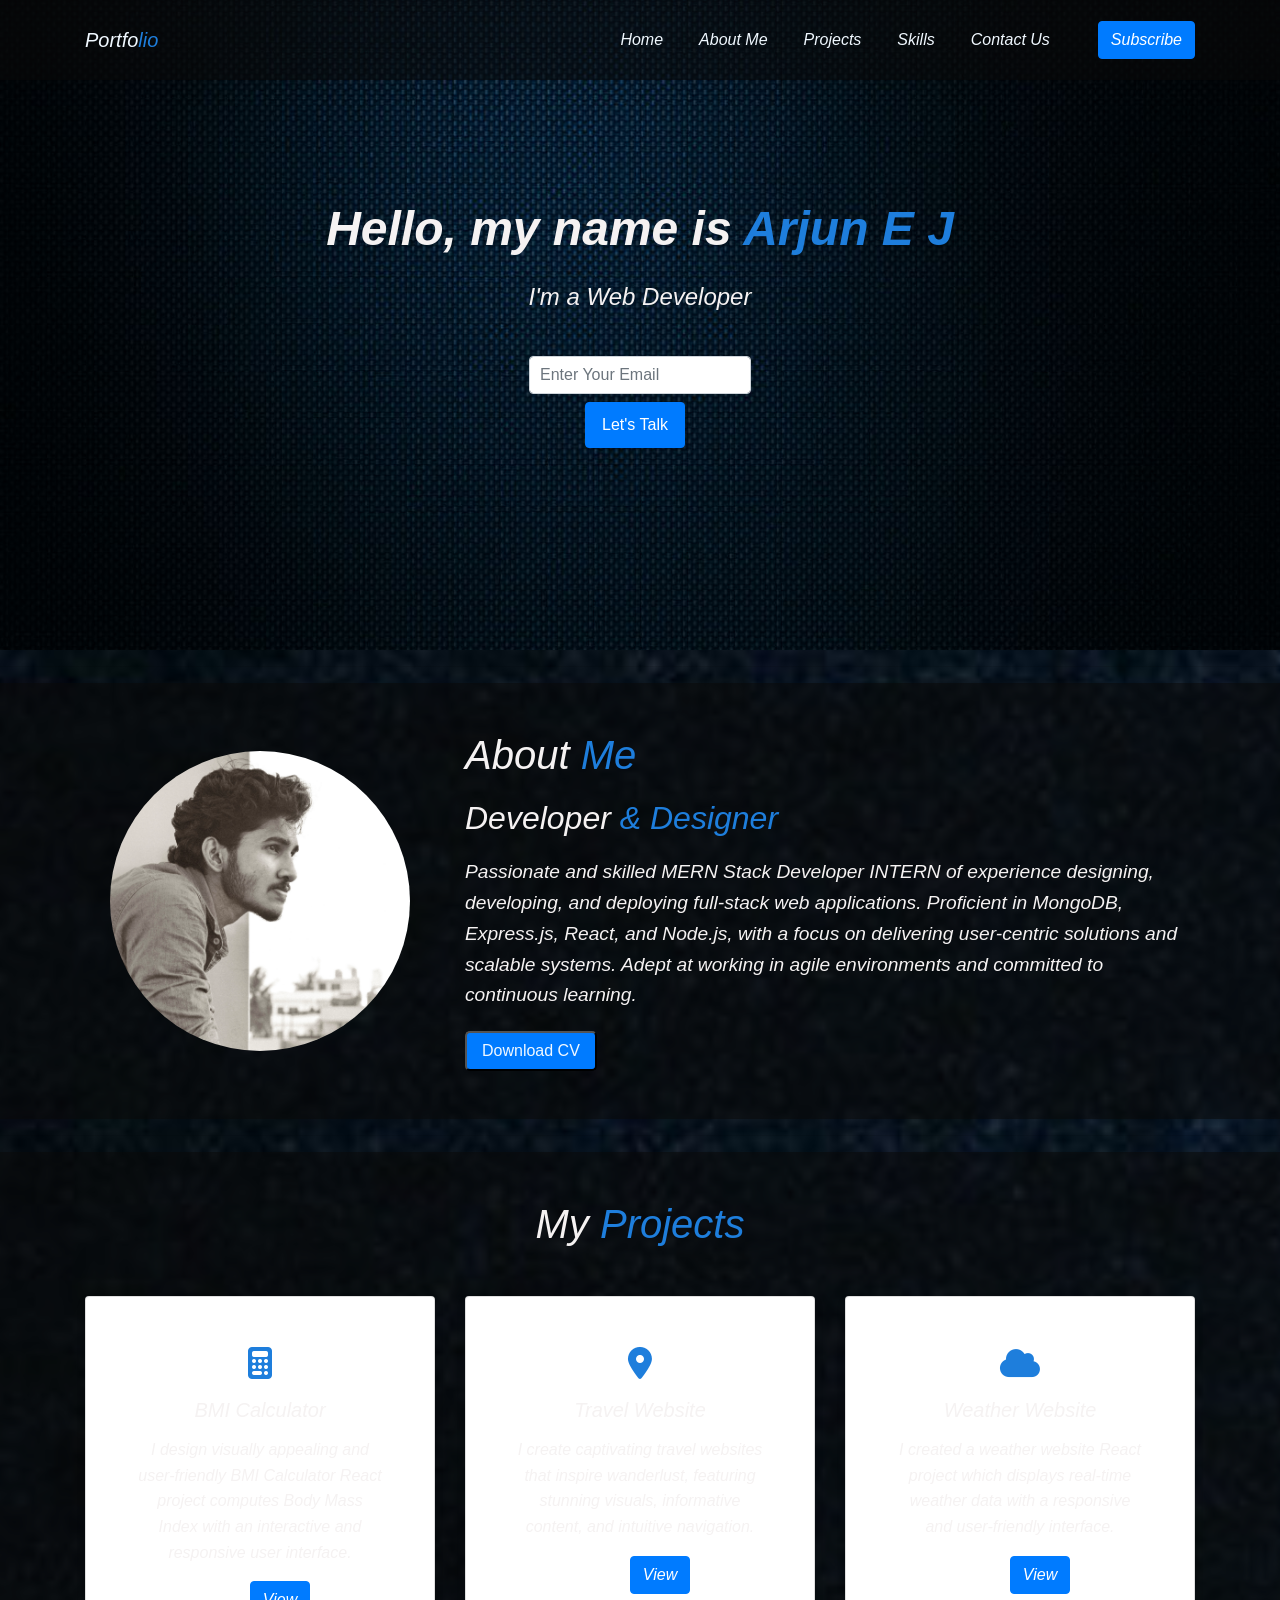
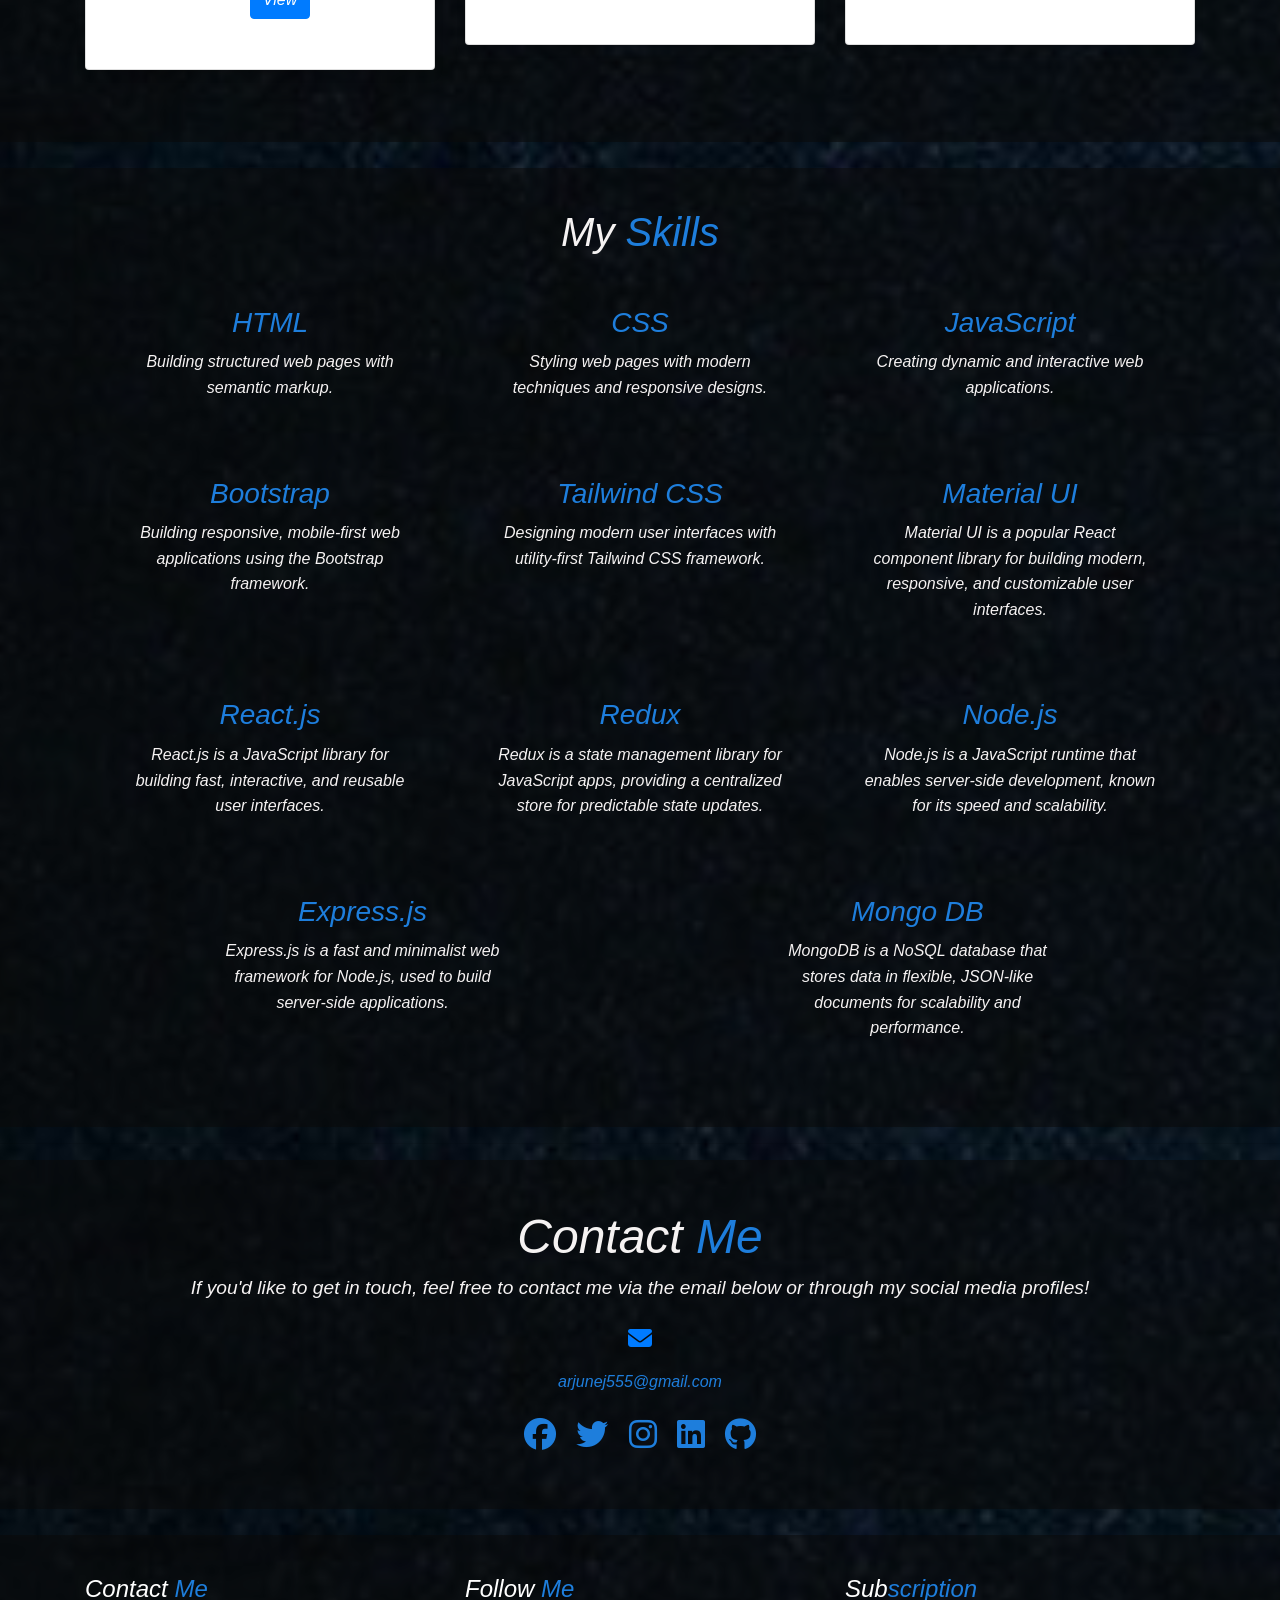
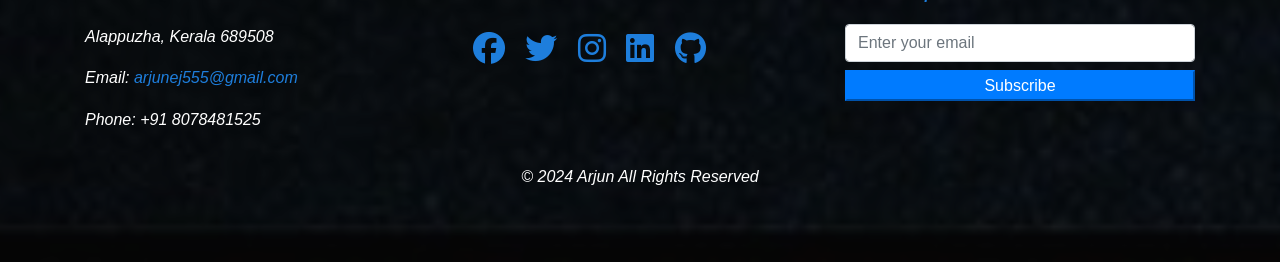
<file: index.html>
<!DOCTYPE html>
<html lang="en">
<head>
    <meta charset="UTF-8">
    <meta name="viewport" content="width=device-width, initial-scale=1.0">
    <title>Portfolio</title>
    <link rel="stylesheet" href="https://cdnjs.cloudflare.com/ajax/libs/font-awesome/6.6.0/css/all.min.css" integrity="sha512-Kc323vGBEqzTmouAECnVceyQqyqdsSiqLQISBL29aUW4U/M7pSPA/gEUZQqv1cwx4OnYxTxve5UMg5GT6L4JJg==" crossorigin="anonymous" referrerpolicy="no-referrer" />
    <link href="https://stackpath.bootstrapcdn.com/bootstrap/4.5.2/css/bootstrap.min.css" rel="stylesheet">
    <link rel="icon" href="https://clipart-library.com/2023/computer-icons-portfolio-portfolio.jpg">
    <link rel="stylesheet" href="style.css">
</head>
<body>
    <header class="header">
        <nav class="navbar navbar-expand-lg navbar-light">
            <div class="container">
                <a style="color: aliceblue;" class="navbar-brand" href="#">Portfo<span class="highlight">lio</span></a>
                <button class="navbar-toggler" type="button" data-toggle="collapse" data-target="#navbarNav" aria-controls="navbarNav" aria-expanded="false" aria-label="Toggle navigation">
                    <span class="navbar-toggler-icon"></span>
                </button>
                <div class="collapse navbar-collapse" id="navbarNav">
                    <ul class="navbar-nav ml-auto">
                        <li class="nav-item"><a style="color: aliceblue;" class="nav-link" href="#header">Home</a></li>
                        <li class="nav-item"><a style="color: aliceblue;" class="nav-link" href="#about">About Me</a></li>
                        <li class="nav-item"><a style="color: aliceblue;" class="nav-link" href="#text">Projects</a></li>
                        <li class="nav-item"><a style="color: aliceblue;" class="nav-link" href="#skills">Skills</a></li>
                        <li class="nav-item"><a style="color: aliceblue;" class="nav-link" href="#contact">Contact Us</a></li>
                    </ul>
                </div>
                <a href="#subscription" class="btn btn-primary subscribe-btn">Subscribe</a>
            </div>
        </nav>
        <div id="header">
        <div class="intro-text text-center">
            <h1>Hello, my name is <span class="highlight">Arjun E J</span></h1>
            <p>I'm a Web Developer</p>
            <form class="email-form d-inline-block">
                <input type="email" class="form-control" placeholder="Enter Your Email">
                <button id="talk-btn" type="submit" class="btn btn-primary mt-2 px-3">Let's Talk</button>
            </form>
        </div>
    </div>
    </header>
<hr>
    <section class="about-section py-5">
        <div id="about">
        <div class="container">
            <div class="row align-items-center">
                <div class="col-md-4 text-center">
                    <img src="./images/IMG_8486.JPG" class="img-fluid rounded-circle" alt="Arjun E J">
                </div>
                <div class="col-md-8">
                    <h2>About <span style="color: #1e7edc;">Me</span></h2>
                    <h3>Developer <span class="highlight">& Designer</span></h3>
                    <p>Passionate and skilled MERN Stack Developer INTERN of experience designing, developing, and deploying full-stack web applications. Proficient in MongoDB, Express.js, React, and Node.js, with a focus on delivering user-centric solutions and scalable systems. Adept at working in agile environments and committed to continuous learning.  </p>
                   <button class="btn-3"><a style="color: aliceblue;" href="images/ARJUN E J.pdf" >Download CV</a> </button> 
                </div>
            </div>
        </div>
    </div>
    </section>
<hr>
    <section id="services" class="py-5">
        <div id="text" class="text-center mb-5">
            <h1 id="projects-h2">My <span style="color: #1e7edc;">Projects</span></h1>
        </div>

        <div class="container">
            <div class="row">
                <div class="col-md-4 col-sm-6 mb-4">
                    <div class="card text-center service-card">
                        <div class="card-body">
                            <div class="icon mb-3">
                                <i id="bowl" class="fa-solid fa-calculator fa-2x"></i>
                            </div>
                            <h5 class="card-title">BMI Calculator</h5>
                            <p class="card-text">I design visually appealing and user-friendly  BMI Calculator React project computes Body Mass Index with an interactive and responsive user interface.</p>
                            <a href="https://ejarjun.github.io/bmi_calcul/" class="btn btn-primary">View</a>
                        </div>
                    </div>
                </div>

                <div class="col-md-4 col-sm-6 mb-4">
                    <div class="card text-center service-card">
                        <div class="card-body">
                            <div class="icon mb-3">
                                <i class="fa-solid fa-location-dot fa-2x"></i>                            </div>
                            <h5 class="card-title">Travel Website</h5>
                            <p class="card-text">I create captivating travel websites that inspire wanderlust, featuring stunning visuals, informative content, and intuitive navigation.</p>
                            <a href="https://ejarjun.github.io/asmnt3/" class="btn btn-primary">View</a>
                        </div>
                    </div>
                </div>

                <div class="col-md-4 col-sm-6 mb-4">
                    <div class="card text-center service-card">
                        <div class="card-body">
                            <div class="icon mb-3">
                                <i class="fa-solid fa-cloud fa-2x"></i>                            </div>
                            <h5 class="card-title">Weather Website</h5>
                            <p class="card-text">I created a weather website React project which displays real-time weather data with a responsive and user-friendly interface.</p>
                            <a href="https://ejarjun.github.io/weather/" class="btn btn-primary">View</a>
                        </div>
                    </div>
                </div>
            </div>
        </div>
    </section>
<br>



<section id="skills" class="skills-section">
    <div class="container">
        <h1>My <span style="color: #1e7edc;">Skills</span></h1>
        <div class="skills-grid">
            <div class="skill">
                <h3>HTML</h3>
                <p>Building structured web pages with semantic markup.</p>
            </div>
            <div class="skill">
                <h3>CSS</h3>
                <p>Styling web pages with modern techniques and responsive designs.</p>
            </div>
            <div class="skill">
                <h3>JavaScript</h3>
                <p>Creating dynamic and interactive web applications.</p>
            </div>
            <div class="skill">
                <h3>Bootstrap</h3>
                <p>Building responsive, mobile-first web applications using the Bootstrap framework.</p>
            </div>
            <div class="skill">
                <h3>Tailwind CSS</h3>
                <p>Designing modern user interfaces with utility-first Tailwind CSS framework.</p>
            </div>
            <div class="skill">
                <h3>Material UI</h3>
                <p>Material UI is a popular React component library for building modern, responsive, and customizable user interfaces.</p>
            </div>
            <div class="skill">
                <h3>React.js</h3>
                <p>React.js is a JavaScript library for building fast, interactive, and reusable user interfaces.</p>
            </div>
            <div class="skill">
                <h3>Redux</h3>
                <p>Redux is a state management library for JavaScript apps, providing a centralized store for predictable state updates.</p>
            </div>
            <div class="skill">
                <h3>Node.js</h3>
                <p>Node.js is a JavaScript runtime that enables server-side development, known for its speed and scalability.</p>
            </div>
            <div class="skill">
                <h3>Express.js</h3>
                <p>Express.js is a fast and minimalist web framework for Node.js, used to build server-side applications.</p>
            </div>
            <div class="skill">
                <h3>Mongo DB</h3>
                <p>MongoDB is a NoSQL database that stores data in flexible, JSON-like documents for scalability and performance.</p>
            </div>
          

        </div>
    </div>
</section>
<hr>
    <section class="contact-section py-5">
        <div id="contact">
        <div class="container text-center">
            <h1>Contact <span style="color: #1e7edc;">Me</span></h1>
            <p>If you'd like to get in touch, feel free to contact me via the email below or through my social media profiles!</p>

            <div class="contact-info">
                <a href="mailto:arjunej555@gmail.com" class="contact-link d-block">
                    <i class="fas fa-envelope "></i><a id="mail2" href="mailto:arjunej555@gmail.com">arjunej555@gmail.com</a>
                </a>
                <div class="social-media mt-3">
                    <a href="#" class="mx-2" target="_blank"><i class="fab fa-facebook"></i></a>
                    <a href="#" class="mx-2" target="_blank"><i class="fab fa-twitter"></i></a>
                    <a href="#" class="mx-2" target="_blank"><i class="fab fa-instagram"></i></a>
                    <a href="https://www.linkedin.com/feed/?trk=guest_homepage-basic_google-one-tap-submit" class="mx-2" target="_blank"><i class="fab fa-linkedin"></i></a>
                    <a href="https://github.com/dashboard" class="mx-2" target="_blank"><i class="fa-brands fa-github"></i></i></a>

                </div>
            </div>
        </div>
    </div>
    </section>
    <br>

    <footer class="footer">
        <div class="container">
            <div class="row text-center text-md-left">
                <div id="contact div" class="col-md-4">
                    <h3 st>Contact <span style="color: #1e7edc;">Me</span></h1>
                    <p>Alappuzha, Kerala 689508</p>
                    <p>Email: <a id="mail1" href="mailto:arjunej555@gmail.com">arjunej555@gmail.com</a></p>
                    <p>Phone: +91 8078481525</p>
                </div>

                <div class="col-md-4">
                    <h3>Follow <span style="color: #1e7edc;">Me</span></h3>
                    <div class="social-icons">
                        <a href="#" class="mx-2" target="_blank"><i class="fab fa-facebook"></i></a>
                        <a href="#" class="mx-2" target="_blank"><i class="fab fa-twitter"></i></a>
                        <a href="#" class="mx-2" target="_blank"><i class="fab fa-instagram"></i></a>
                        <a href="https://www.linkedin.com/feed/?trk=guest_homepage-basic_google-one-tap-submit" class="mx-2" target="_blank"><i class="fab fa-linkedin"></i></a>
                        <a href="https://github.com/dashboard" class="mx-2" target="_blank"><i class="fa-brands fa-github"></i></i></a>

                    </div>
                </div>

                <div id="subscription" class="col-md-4">
                    <h3>Sub<span style="color: #1e7edc;">scription</span></h3>
                    <form>
                        <input type="email" class="form-control mb-2" placeholder="Enter your email" required>
                        <button id="button-1" type="submit" class="btn-1 btn-primary btn-block">Subscribe</button>
                    </form>
                </div>
            </div>

            <div class="text-center py-3">
                <p>&copy; 2024 Arjun All Rights Reserved</p>
            </div>
        </div>
    </footer>

</body>
</html>
</file>
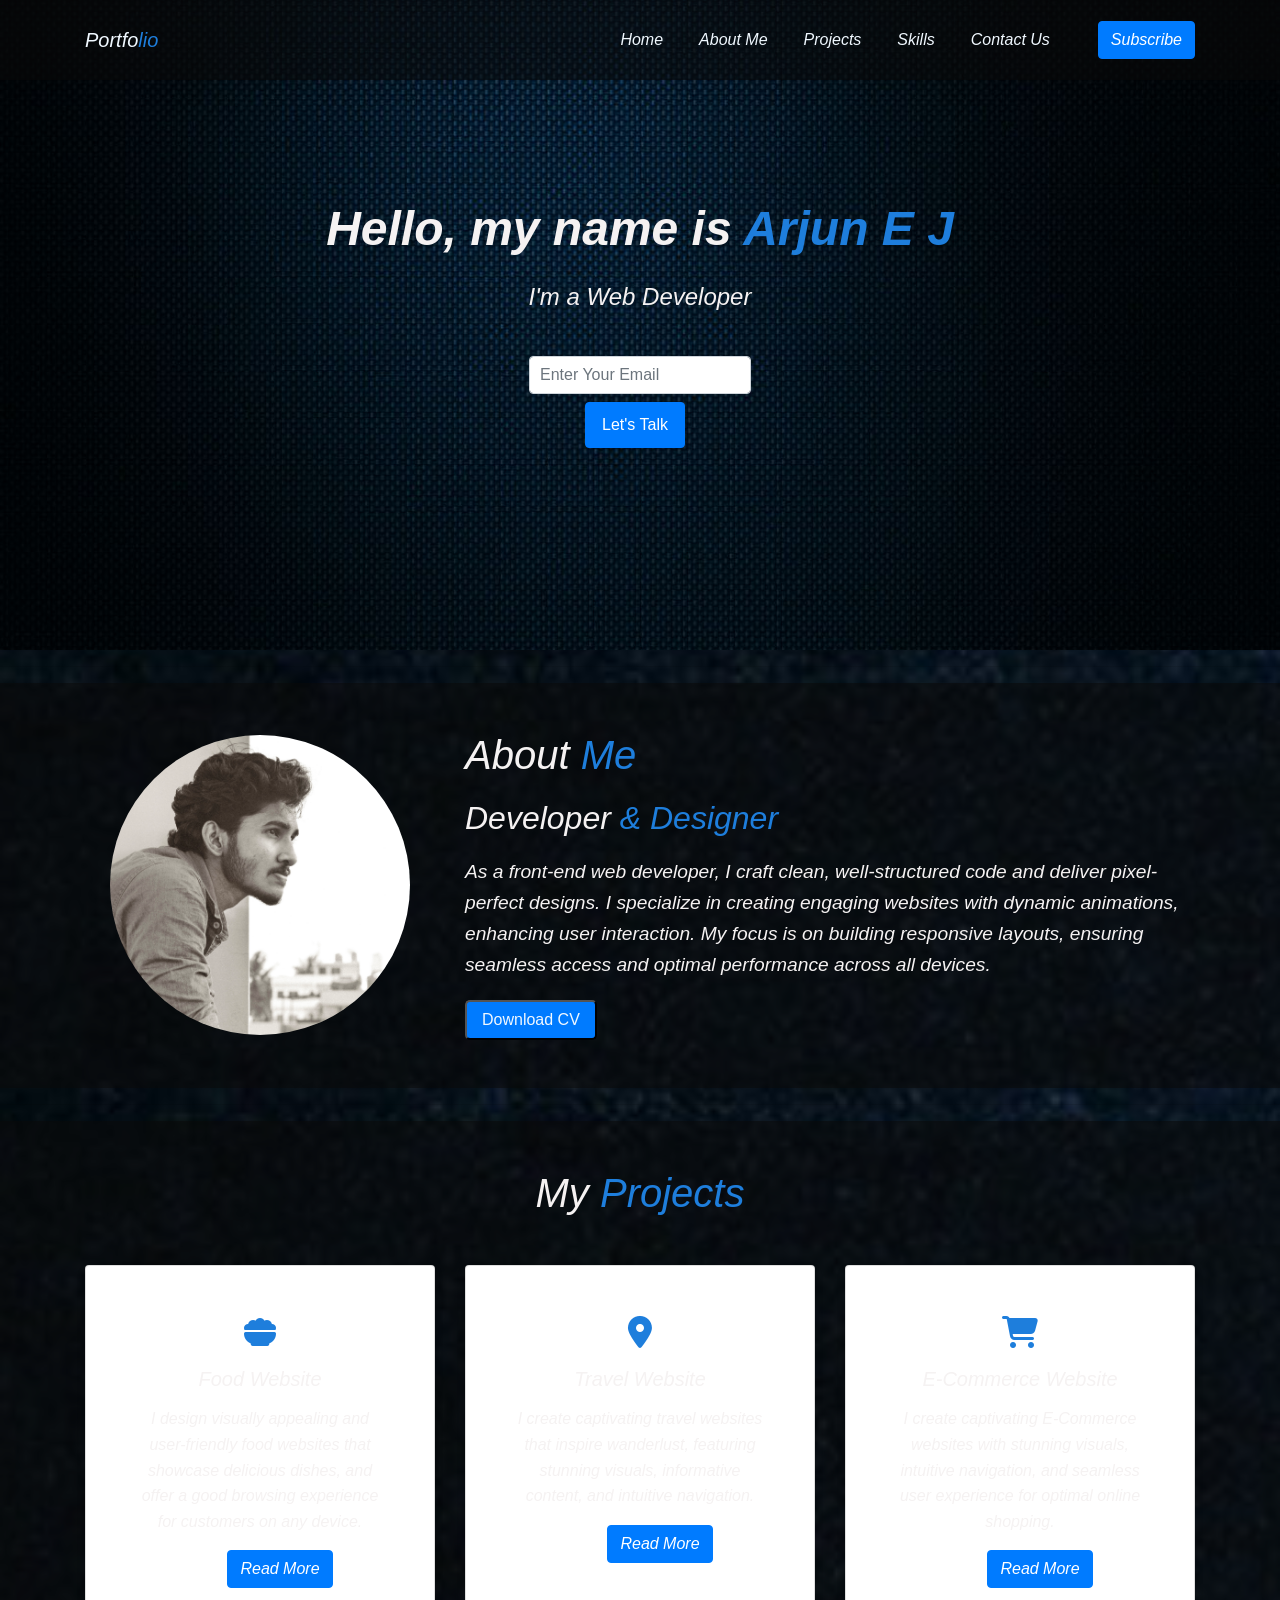
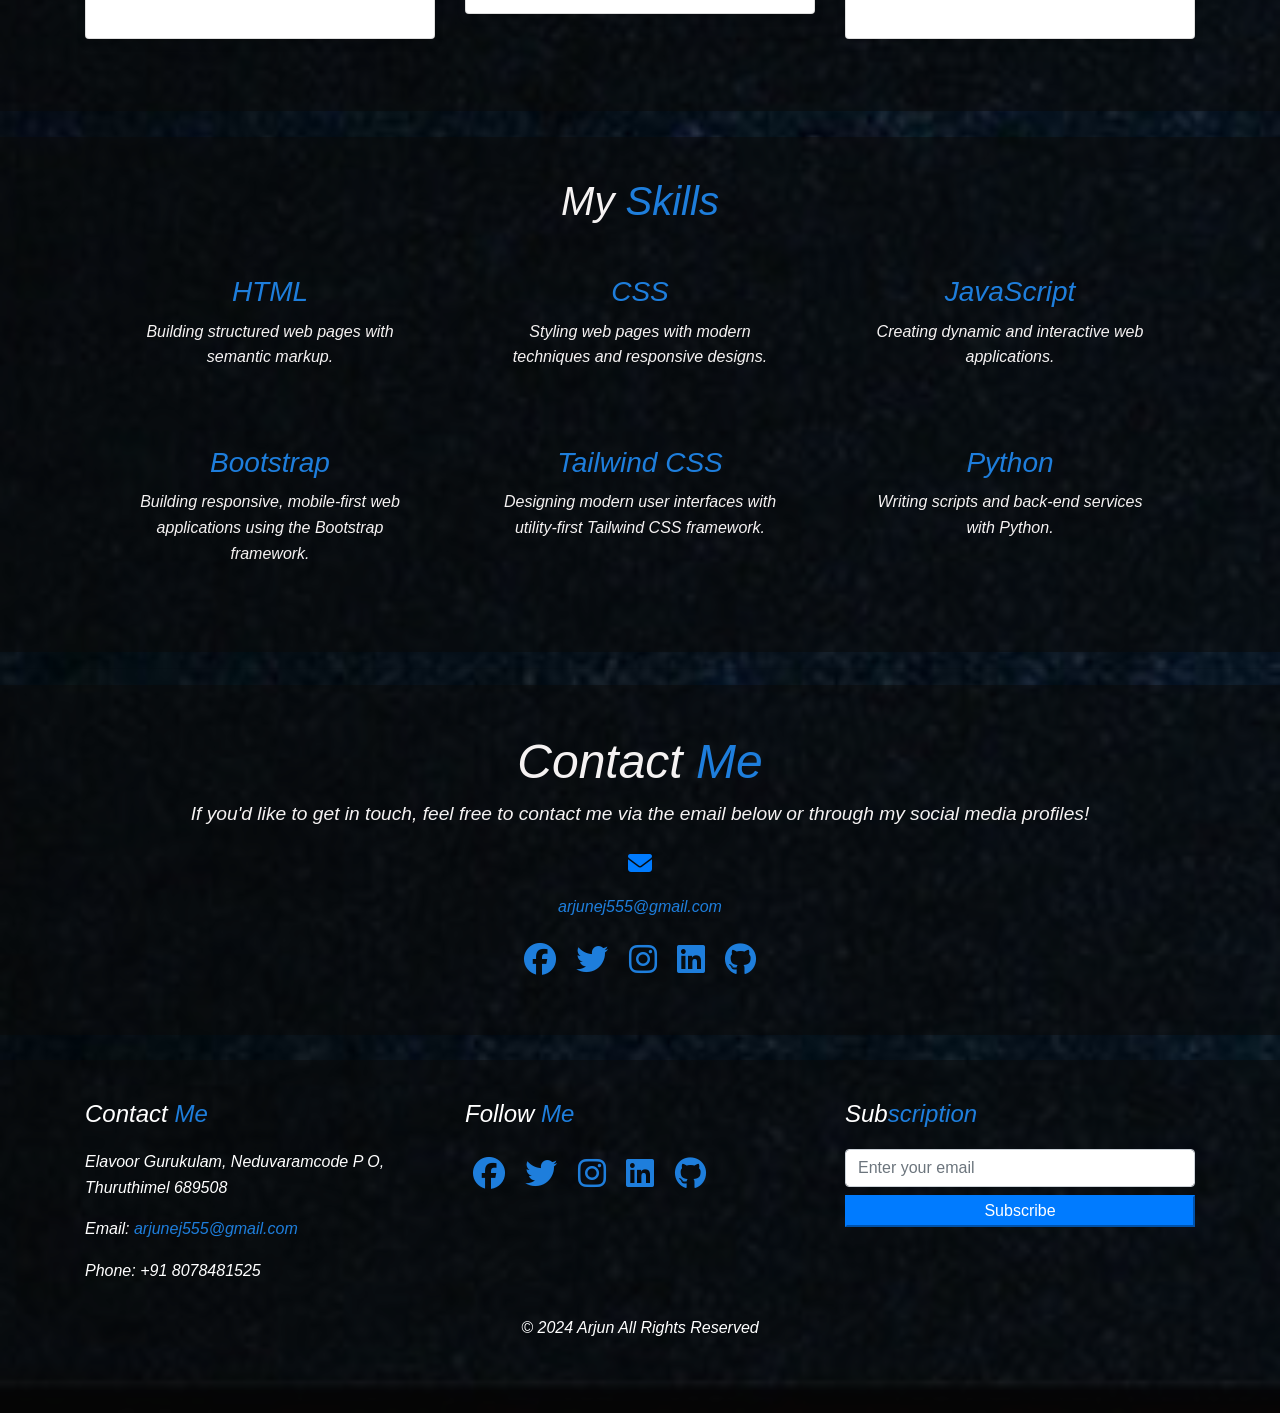
<file: portfolio/index.html>
<!DOCTYPE html>
<html lang="en">
<head>
    <meta charset="UTF-8">
    <meta name="viewport" content="width=device-width, initial-scale=1.0">
    <title>Portfolio</title>
    <link rel="stylesheet" href="https://cdnjs.cloudflare.com/ajax/libs/font-awesome/6.6.0/css/all.min.css" integrity="sha512-Kc323vGBEqzTmouAECnVceyQqyqdsSiqLQISBL29aUW4U/M7pSPA/gEUZQqv1cwx4OnYxTxve5UMg5GT6L4JJg==" crossorigin="anonymous" referrerpolicy="no-referrer" />
    <link href="https://stackpath.bootstrapcdn.com/bootstrap/4.5.2/css/bootstrap.min.css" rel="stylesheet">
    <link rel="icon" href="https://as1.ftcdn.net/v2/jpg/02/06/97/26/1000_F_206972633_vMR6ssJsqtCTfktgFe68L0H5exFJLWL7.jpg">
    <link rel="stylesheet" href="style.css">
</head>
<body>
    <header class="header">
        <nav class="navbar navbar-expand-lg navbar-light">
            <div class="container">
                <a style="color: aliceblue;" class="navbar-brand" href="#">Portfo<span class="highlight">lio</span></a>
                <button class="navbar-toggler" type="button" data-toggle="collapse" data-target="#navbarNav" aria-controls="navbarNav" aria-expanded="false" aria-label="Toggle navigation">
                    <span class="navbar-toggler-icon"></span>
                </button>
                <div class="collapse navbar-collapse" id="navbarNav">
                    <ul class="navbar-nav ml-auto">
                        <li class="nav-item"><a style="color: aliceblue;" class="nav-link" href="#header">Home</a></li>
                        <li class="nav-item"><a style="color: aliceblue;" class="nav-link" href="#about">About Me</a></li>
                        <li class="nav-item"><a style="color: aliceblue;" class="nav-link" href="#services">Projects</a></li>
                        <li class="nav-item"><a style="color: aliceblue;" class="nav-link" href="#skills">Skills</a></li>
                        <li class="nav-item"><a style="color: aliceblue;" class="nav-link" href="#contact">Contact Us</a></li>
                    </ul>
                </div>
                <a href="#" class="btn btn-primary subscribe-btn">Subscribe</a>
            </div>
        </nav>
        <div id="header">
        <div class="intro-text text-center">
            <h1>Hello, my name is <span class="highlight">Arjun E J</span></h1>
            <p>I'm a Web Developer</p>
            <form class="email-form d-inline-block">
                <input type="email" class="form-control" placeholder="Enter Your Email">
                <button id="talk-btn" type="submit" class="btn btn-primary mt-2 px-3">Let's Talk</button>
            </form>
        </div>
    </div>
    </header>
<hr>
    <section class="about-section py-5">
        <div id="about">
        <div class="container">
            <div class="row align-items-center">
                <div class="col-md-4 text-center">
                    <img src="./images/IMG_8486.JPG" class="img-fluid rounded-circle" alt="Arjun E J">
                </div>
                <div class="col-md-8">
                    <h2>About <span style="color: #1e7edc;">Me</span></h2>
                    <h3>Developer <span class="highlight">& Designer</span></h3>
                    <p>As a front-end web developer, I craft clean, well-structured code and deliver pixel-perfect designs. I specialize in creating engaging websites with dynamic animations, enhancing user interaction. My focus is on building responsive layouts, ensuring seamless access and optimal performance across all devices.</p>
                   <button class="btn-3"><a style="color: aliceblue;" href="C:\Users\ACER ASPIRE5\Downloads\ARJUN E J RESUME3.pdf" >Download CV</a> </button> 
                </div>
            </div>
        </div>
    </div>
    </section>
<hr>
    <section id="services" class="py-5">
        <div class="text-center mb-5">
            <h1 id="projects-h2">My <span style="color: #1e7edc;">Projects</span></h1>
        </div>

        <div class="container">
            <div class="row">
                <div class="col-md-4 col-sm-6 mb-4">
                    <div class="card text-center service-card">
                        <div class="card-body">
                            <div class="icon mb-3">
                                <i id="bowl" class="fa-solid fa-bowl-food fa-2x"></i>
                            </div>
                            <h5 class="card-title">Food Website</h5>
                            <p class="card-text">I design visually appealing and user-friendly food websites that showcase delicious dishes, and offer a good browsing experience for customers on any device.</p>
                            <a href="#" class="btn btn-primary">Read More</a>
                        </div>
                    </div>
                </div>

                <div class="col-md-4 col-sm-6 mb-4">
                    <div class="card text-center service-card">
                        <div class="card-body">
                            <div class="icon mb-3">
                                <i class="fa-solid fa-location-dot fa-2x"></i>                            </div>
                            <h5 class="card-title">Travel Website</h5>
                            <p class="card-text">I create captivating travel websites that inspire wanderlust, featuring stunning visuals, informative content, and intuitive navigation.</p>
                            <a href="#" class="btn btn-primary">Read More</a>
                        </div>
                    </div>
                </div>

                <div class="col-md-4 col-sm-6 mb-4">
                    <div class="card text-center service-card">
                        <div class="card-body">
                            <div class="icon mb-3">
                                <i class="fa-solid fa-cart-shopping fa-2x"></i>                            </div>
                            <h5 class="card-title">E-Commerce Website</h5>
                            <p class="card-text">I create captivating E-Commerce websites with stunning visuals, intuitive navigation, and seamless user experience for optimal online shopping.</p>
                            <a href="#" class="btn btn-primary">Read More</a>
                        </div>
                    </div>
                </div>
            </div>
        </div>
    </section>
<br>



<section id="skills" class="skills-section">
    <div class="container">
        <h1>My <span style="color: #1e7edc;">Skills</span></h1>
        <div class="skills-grid">
            <div class="skill">
                <h3>HTML</h3>
                <p>Building structured web pages with semantic markup.</p>
            </div>
            <div class="skill">
                <h3>CSS</h3>
                <p>Styling web pages with modern techniques and responsive designs.</p>
            </div>
            <div class="skill">
                <h3>JavaScript</h3>
                <p>Creating dynamic and interactive web applications.</p>
            </div>
            <div class="skill">
                <h3>Bootstrap</h3>
                <p>Building responsive, mobile-first web applications using the Bootstrap framework.</p>
            </div>
            <div class="skill">
                <h3>Tailwind CSS</h3>
                <p>Designing modern user interfaces with utility-first Tailwind CSS framework.</p>
            </div>
            <div class="skill">
                <h3>Python</h3>
                <p>Writing scripts and back-end services with Python.</p>
            </div>
        </div>
    </div>
</section>
<hr>
    <section class="contact-section py-5">
        <div id="contact">
        <div class="container text-center">
            <h1>Contact <span style="color: #1e7edc;">Me</span></h1>
            <p>If you'd like to get in touch, feel free to contact me via the email below or through my social media profiles!</p>

            <div class="contact-info">
                <a href="mailto:arjunej555@gmail.com" class="contact-link d-block">
                    <i class="fas fa-envelope "></i><a id="mail2" href="mailto:arjunej555@gmail.com">arjunej555@gmail.com</a>
                </a>
                <div class="social-media mt-3">
                    <a href="#" class="mx-2" target="_blank"><i class="fab fa-facebook"></i></a>
                    <a href="#" class="mx-2" target="_blank"><i class="fab fa-twitter"></i></a>
                    <a href="#" class="mx-2" target="_blank"><i class="fab fa-instagram"></i></a>
                    <a href="https://www.linkedin.com/feed/?trk=guest_homepage-basic_google-one-tap-submit" class="mx-2" target="_blank"><i class="fab fa-linkedin"></i></a>
                    <a href="https://github.com/dashboard" class="mx-2" target="_blank"><i class="fa-brands fa-github"></i></i></a>

                </div>
            </div>
        </div>
    </div>
    </section>
    <br>

    <footer class="footer">
        <div class="container">
            <div class="row text-center text-md-left">
                <div id="contact div" class="col-md-4">
                    <h3 st>Contact <span style="color: #1e7edc;">Me</span></h1>
                    <p>Elavoor Gurukulam, Neduvaramcode P O, Thuruthimel 689508</p>
                    <p>Email: <a id="mail1" href="mailto:arjunej555@gmail.com">arjunej555@gmail.com</a></p>
                    <p>Phone: +91 8078481525</p>
                </div>

                <div class="col-md-4">
                    <h3>Follow <span style="color: #1e7edc;">Me</span></h3>
                    <div class="social-icons">
                        <a href="#" class="mx-2" target="_blank"><i class="fab fa-facebook"></i></a>
                        <a href="#" class="mx-2" target="_blank"><i class="fab fa-twitter"></i></a>
                        <a href="#" class="mx-2" target="_blank"><i class="fab fa-instagram"></i></a>
                        <a href="https://www.linkedin.com/feed/?trk=guest_homepage-basic_google-one-tap-submit" class="mx-2" target="_blank"><i class="fab fa-linkedin"></i></a>
                        <a href="https://github.com/dashboard" class="mx-2" target="_blank"><i class="fa-brands fa-github"></i></i></a>

                    </div>
                </div>

                <div class="col-md-4">
                    <h3>Sub<span style="color: #1e7edc;">scription</span></h3>
                    <form>
                        <input type="email" class="form-control mb-2" placeholder="Enter your email" required>
                        <button id="button-1" type="submit" class="btn-1 btn-primary btn-block">Subscribe</button>
                    </form>
                </div>
            </div>

            <div class="text-center py-3">
                <p>&copy; 2024 Arjun All Rights Reserved</p>
            </div>
        </div>
    </footer>

</body>
</html>
</file>
<file: style.css>
body {
    font-family: 'Lucida Sans', 'Lucida Sans Regular', 'Lucida Grande', 'Lucida Sans Unicode', Geneva, Verdana, sans-serif;
    font-style: oblique;
    line-height: 1.6;
    color: #f5f2f2;
    background-image: url(./images/ec3b9c17-21ae-4abb-8441-2808d0c37d8d.jpeg);
    background-position: center;
    background-repeat: no-repeat;
    background-size: cover;
}
.navbar{
    width: 100%;
    height: 80px;
    line-height: 80px;
    display: flex;
    background-attachment: fixed;
    background-color: #09090991;
    justify-content: space-between;
    position: fixed;
}

.nav-item{
    padding-left: 20px;
}
.nav-item a:hover{
    color: #1e7edc;

}
a {
    text-decoration: none;
}

a:hover {
    text-decoration: none;
    color: #1e7edc;
}

.highlight {
    color: #1e7edc;
}
.btn{
    margin-left: 40px;
}
#talk-btn{
    margin-right: 50px;
}

.header {
    background-image: url(./images/8b2a3d37-ca35-4524-b87d-7b9c4e903515.jpeg);
    background-repeat: no-repeat;
    background-size: cover;
    background-position: center;
    height: 650px;
}

.intro-text {
    padding: 100px 0;
    padding-top: 200px;
}

.intro-text h1 {
    font-size: 3rem;
    font-weight: bold;
    margin-bottom: 20px;
}

.intro-text p {
    font-size: 1.5rem;
    margin-bottom: 40px;
}

.email-form input {
    max-width: 300px;
    padding: 10px;
}

.email-form button {
    padding: 10px 20px;
}

/* About Section */
.about-section {
    background-color: #09090991;
    background-repeat: no-repeat;
    background-position: center;
    background-size: cover;
}

.about-section h2 {
    font-size: 2.5rem;
    margin-bottom: 20px;
}

.about-section h3 {
    font-size: 2rem;
    margin-bottom: 20px;
}

.about-section p {
    font-size: 1.2rem;
    margin-bottom: 20px;
}
.btn-3{
    background-color: #007bff;
    border-radius: 5px;
    padding-top: 5px;
    padding-bottom: 5px;
    padding-left: 15px;
    padding-right: 15px;
    
}
#bowl{
    color: #1e7edc;
}
.about-section img {
    width: 300px;
    height: 300px;
    object-fit: cover;
    border-radius: 50%;
}

/* Services Section */

#services{
    background-color: #09090991;
    background-repeat: no-repeat;
    background-position: center;
    background-size: cover;

}
.service-card {
    box-shadow: 0 5px 10px rgba(14, 14, 14, 0.1);
    padding: 30px;
    background-image: url(https://th.bing.com/th/id/R.6d8c56d6f520f70a367af99e56531a80?rik=gM2VioE4GM%2bUSg&riu=http%3a%2f%2fcdn.wallpapersafari.com%2f23%2f61%2fPxGk02.jpg&ehk=xUsej7hPNHt49ptEEHqB84ZXUejdlDvhxcXYKBvCd%2bE%3d&risl=&pid=ImgRaw&r=0);
    transition: transform 0.3s ease;
}

.service-card:hover {
    transform: translateY(-10px);
}

.service-card .icon {
    color: #1e7edc;
}

.service-card h5 {
    margin: 15px 0;
}

/* Contact Section */
.contact-section{
    background-color: #09090991;
    background-position: center;
    background-size: cover;

}
.contact-section h1 {
    font-size: 3rem;
}

.contact-section p {
    font-size: 1.2rem;
}

.contact-info .contact-link {
    font-size: 1.5rem;
    margin-bottom: 10px;
    display: inline-block;
}

.social-media a {
    color: #1e7edc;
    font-size: 2rem;
}

.social-media a:hover {
    color: #007bff;
}

.footer {
    background-color: #09090991;
    padding: 40px 0;
    font-size: medium;
}
#mail1{
    color: #1e7edc;
}
#mail2{
    color: #1e7edc;
}

.footer h3 {
    font-size: 1.5rem;
    margin-bottom: 20px;
}

.footer a {
    color: #333;
}

.footer .social-icons a {
    font-size: 2rem;
    color: #1e7edc;
}

.footer .social-icons a:hover {
    color: #0056b3;
}
.button{
    margin-right: 500px;
}

/* Utility Classes */
.text-danger {
    color: #1e7edc;
}

/* Media Queries */
@media (max-width: 768px) {
    .intro-text h1 {
        font-size: 2.5rem;
    }

    .intro-text p {
        font-size: 1.2rem;
    }

    .about-section img {
        width: 150px;
        height: 150px;
    }

    .about-section h2 {
        font-size: 2rem;
    }

    .about-section h3 {
        font-size: 1.5rem;
    }

    .service-card {
        margin-bottom: 20px;
    }
}

@media (max-width: 576px) {
    .navbar-nav {
        text-align: center;
    }

    .navbar-brand {
        font-size: 1.5rem;
    }

    .about-section h2,
    .about-section h3 {
        text-align: center;
    }

    .about-section img {
        margin-bottom: 20px;
    }

    .social-media a {
        font-size: 1.5rem;
    }
}





.skills-section {
    padding: 40px 0;
    background-color: #09090991;
}

.skills-section h1 {
    text-align: center;
    margin-bottom: 20px;
}

.skills-grid {
    display: flex;
    flex-wrap: wrap;
    justify-content: space-around;
}

.skill {
    background-image: url(https://th.bing.com/th/id/R.6d8c56d6f520f70a367af99e56531a80?rik=gM2VioE4GM%2bUSg&riu=http%3a%2f%2fcdn.wallpapersafari.com%2f23%2f61%2fPxGk02.jpg&ehk=xUsej7hPNHt49ptEEHqB84ZXUejdlDvhxcXYKBvCd%2bE%3d&risl=&pid=ImgRaw&r=0);
    width: 30%;
    margin: 10px 0;
    padding: 20px;
    text-align: center;
    border-radius: 8px;
}

.skill:hover {
    transform: translateY(-10px);
}


.skill h3 {
    margin-bottom: 10px;
    color: #1e7edc;

}

footer {
    padding: 20px 0;
    text-align: center;
    background-color: #333;
    color: white;
}

footer a {
    color: #f4f4f4;
    text-decoration: none;
}

footer a:hover {
    color: #ddd;
}

/* Responsive Design */
@media (max-width: 768px) {
    .skills-grid {
        flex-direction: column;
        align-items: center;
    }

    .skill {
        width: 80%;
    }
}
</file>
<file: portfolio/style.css>
body {
    font-family: 'Arial', sans-serif;
    font-style: oblique;
    line-height: 1.6;
    color: #f5f2f2;
    background-image: url(./images/ec3b9c17-21ae-4abb-8441-2808d0c37d8d.jpeg);
    background-position: center;
    background-repeat: no-repeat;
    background-size: cover;
}
.navbar{
    width: 100%;
    height: 80px;
    line-height: 80px;
    display: flex;
    background-attachment: fixed;
    background-color: #09090991;
    justify-content: space-between;
    position: fixed;
}

.nav-item{
    padding-left: 20px;
}
.nav-item a:hover{
    color: #1e7edc;

}
a {
    text-decoration: none;
}

a:hover {
    text-decoration: none;
    color: #1e7edc;
}

.highlight {
    color: #1e7edc;
}
.btn{
    margin-left: 40px;
}
#talk-btn{
    margin-right: 50px;
}

.header {
    background-image: url(./images/8b2a3d37-ca35-4524-b87d-7b9c4e903515.jpeg);
    background-repeat: no-repeat;
    background-size: cover;
    background-position: center;
    height: 650px;
}

.intro-text {
    padding: 100px 0;
    padding-top: 200px;
}

.intro-text h1 {
    font-size: 3rem;
    font-weight: bold;
    margin-bottom: 20px;
}

.intro-text p {
    font-size: 1.5rem;
    margin-bottom: 40px;
}

.email-form input {
    max-width: 300px;
    padding: 10px;
}

.email-form button {
    padding: 10px 20px;
}

/* About Section */
.about-section {
    background-color: #09090991;
    background-repeat: no-repeat;
    background-position: center;
    background-size: cover;
}

.about-section h2 {
    font-size: 2.5rem;
    margin-bottom: 20px;
}

.about-section h3 {
    font-size: 2rem;
    margin-bottom: 20px;
}

.about-section p {
    font-size: 1.2rem;
    margin-bottom: 20px;
}
.btn-3{
    background-color: #007bff;
    border-radius: 5px;
    padding-top: 5px;
    padding-bottom: 5px;
    padding-left: 15px;
    padding-right: 15px;
    
}
#bowl{
    color: #1e7edc;
}
.about-section img {
    width: 300px;
    height: 300px;
    object-fit: cover;
    border-radius: 50%;
}

/* Services Section */

#services{
    background-color: #09090991;
    background-repeat: no-repeat;
    background-position: center;
    background-size: cover;

}
.service-card {
    box-shadow: 0 5px 10px rgba(14, 14, 14, 0.1);
    padding: 30px;
    background-image: url(https://th.bing.com/th/id/R.6d8c56d6f520f70a367af99e56531a80?rik=gM2VioE4GM%2bUSg&riu=http%3a%2f%2fcdn.wallpapersafari.com%2f23%2f61%2fPxGk02.jpg&ehk=xUsej7hPNHt49ptEEHqB84ZXUejdlDvhxcXYKBvCd%2bE%3d&risl=&pid=ImgRaw&r=0);
    transition: transform 0.3s ease;
}

.service-card:hover {
    transform: translateY(-10px);
}

.service-card .icon {
    color: #1e7edc;
}

.service-card h5 {
    margin: 15px 0;
}

/* Contact Section */
.contact-section{
    background-color: #09090991;
    background-position: center;
    background-size: cover;

}
.contact-section h1 {
    font-size: 3rem;
}

.contact-section p {
    font-size: 1.2rem;
}

.contact-info .contact-link {
    font-size: 1.5rem;
    margin-bottom: 10px;
    display: inline-block;
}

.social-media a {
    color: #1e7edc;
    font-size: 2rem;
}

.social-media a:hover {
    color: #007bff;
}

.footer {
    background-color: #09090991;
    padding: 40px 0;
    font-size: medium;
}
#mail1{
    color: #1e7edc;
}
#mail2{
    color: #1e7edc;
}

.footer h3 {
    font-size: 1.5rem;
    margin-bottom: 20px;
}

.footer a {
    color: #333;
}

.footer .social-icons a {
    font-size: 2rem;
    color: #1e7edc;
}

.footer .social-icons a:hover {
    color: #0056b3;
}
.button{
    margin-right: 500px;
}

/* Utility Classes */
.text-danger {
    color: #1e7edc;
}

/* Media Queries */
@media (max-width: 768px) {
    .intro-text h1 {
        font-size: 2.5rem;
    }

    .intro-text p {
        font-size: 1.2rem;
    }

    .about-section img {
        width: 150px;
        height: 150px;
    }

    .about-section h2 {
        font-size: 2rem;
    }

    .about-section h3 {
        font-size: 1.5rem;
    }

    .service-card {
        margin-bottom: 20px;
    }
}

@media (max-width: 576px) {
    .navbar-nav {
        text-align: center;
    }

    .navbar-brand {
        font-size: 1.5rem;
    }

    .about-section h2,
    .about-section h3 {
        text-align: center;
    }

    .about-section img {
        margin-bottom: 20px;
    }

    .social-media a {
        font-size: 1.5rem;
    }
}





.skills-section {
    padding: 40px 0;
    background-color: #09090991;
}

.skills-section h1 {
    text-align: center;
    margin-bottom: 20px;
}

.skills-grid {
    display: flex;
    flex-wrap: wrap;
    justify-content: space-around;
}

.skill {
    background-image: url(https://th.bing.com/th/id/R.6d8c56d6f520f70a367af99e56531a80?rik=gM2VioE4GM%2bUSg&riu=http%3a%2f%2fcdn.wallpapersafari.com%2f23%2f61%2fPxGk02.jpg&ehk=xUsej7hPNHt49ptEEHqB84ZXUejdlDvhxcXYKBvCd%2bE%3d&risl=&pid=ImgRaw&r=0);
    width: 30%;
    margin: 10px 0;
    padding: 20px;
    text-align: center;
    border-radius: 8px;
}

.skill:hover {
    transform: translateY(-10px);
}


.skill h3 {
    margin-bottom: 10px;
    color: #1e7edc;

}

footer {
    padding: 20px 0;
    text-align: center;
    background-color: #333;
    color: white;
}

footer a {
    color: #f4f4f4;
    text-decoration: none;
}

footer a:hover {
    color: #ddd;
}

/* Responsive Design */
@media (max-width: 768px) {
    .skills-grid {
        flex-direction: column;
        align-items: center;
    }

    .skill {
        width: 80%;
    }
}
</file>
